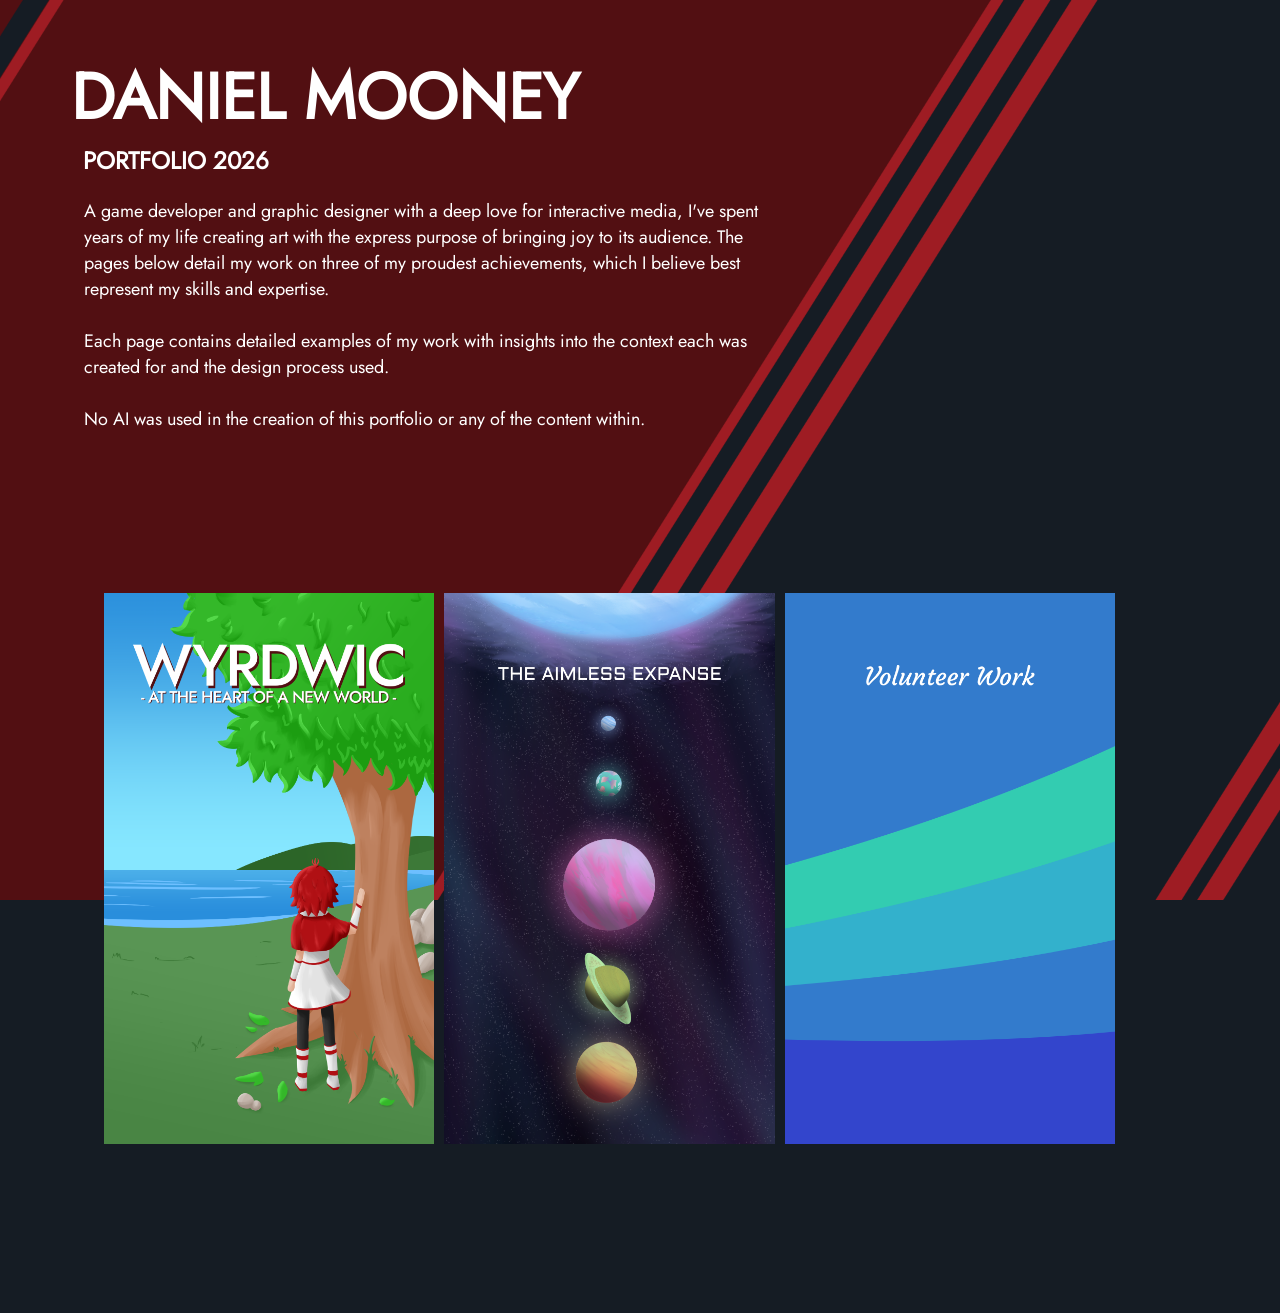
<file: index.html>
<!DOCTYPE html>
<html lang="en">
<head>
    <meta charset="UTF-8">
    <meta name="viewport" content="width=device-width, initial-scale=1.0">
    <title>Daniel Mooney Portfolio</title>
    <link rel="icon" type="image/x-icon" href="wyrdwic/wyrdwicicon.jpg">
    <link rel="stylesheet" href="styles.css">
</head>
<body>
    <div id="header">
        <h1>DANIEL MOONEY</h1>
        <h2>PORTFOLIO 2026</h2>
        <p>
            A game developer and graphic designer with a deep love for interactive media, I've spent years of my life creating art with the express purpose of bringing joy to its audience. The pages below detail my work on three of my proudest achievements, which I believe best represent my skills and expertise. 
            <br><br>
            Each page contains detailed examples of my work with insights into the context each was created for and the design process used.
            <br><br>
            No AI was used in the creation of this portfolio or any of the content within.
            <br>
        </p>
    </div>
    <div id="main">
        <div class="mainFlex">
            <div class="coverArt" id="wyrdwicCover">
                <a href="wyrdwic.html">
                    <div class="coverOverlay"></div>
                </a>
            </div>
            <div class="coverArt" id="aimlessCover">
                <a href="aimless.html">
                    <div class="coverOverlay"></div>
                </a>
            </div>
            <div class="coverArt" id="otherCover">
                <a href="other.html">
                    <div class="coverOverlay"></div>
                </a>
            </div>
        </div>
    </div>
</body>
</html>
</file>
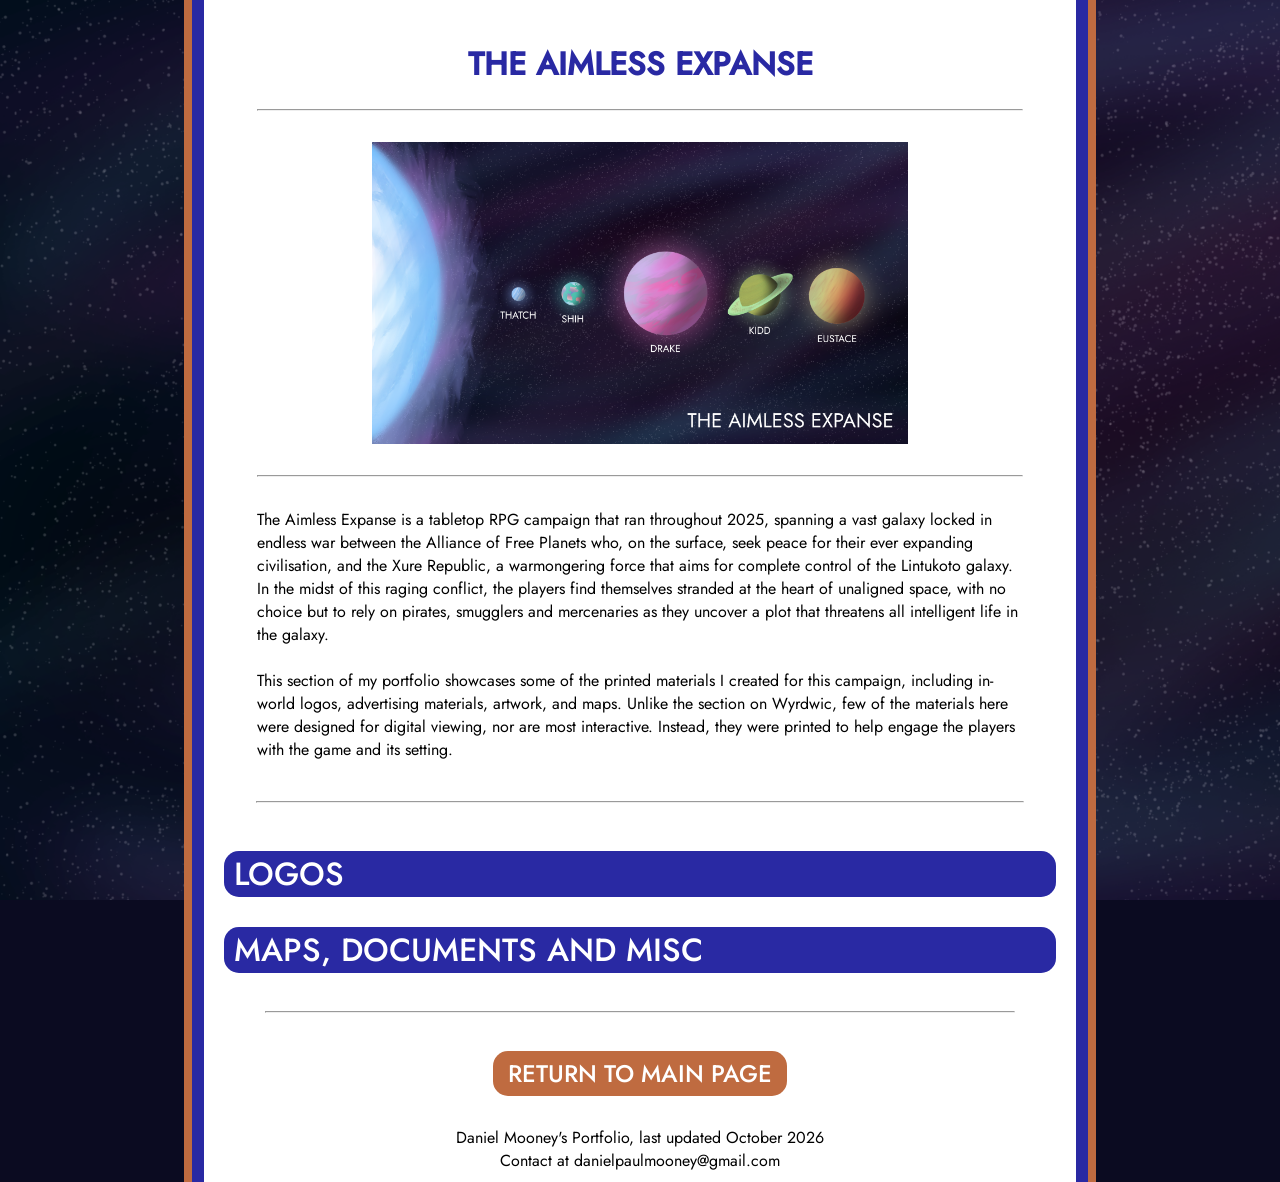
<file: aimless.html>
<!DOCTYPE html>
<html lang="en">
<head>
    <meta charset="UTF-8">
    <meta name="viewport" content="width=device-width, initial-scale=1.0">
    <title>Daniel Mooney Portfolio - The Aimless Expanse</title>
    <link rel="icon" type="image/x-icon" href="logos/alliance.png">
    <link rel="stylesheet" href="aimlessStyle.css">
</head>
<body>
    <!--#0B0B21 #1A1A62 #BF6B40 #2929A3 #5C5CD6 #CC8966-->
    <div id="bgFull">
        <div id="main">
            <div id="header">
                <div>
                    <h1 style="color: #2929A3; text-align: center;">THE AIMLESS EXPANSE</h1><hr><br>
                <img src="backgroundart/Aimless Expanse Map.png" alt="A simple solar system model of the Aimless Expanse" id="boxArt"></img><br><hr><br>
                    The Aimless Expanse is a tabletop RPG campaign that ran throughout 2025, spanning a vast galaxy locked in endless war between the Alliance of Free Planets who, on the surface, seek peace for their ever expanding civilisation, and the Xure Republic, a warmongering force that aims for complete control of the Lintukoto galaxy. In the midst of this raging conflict, the players find themselves stranded at the heart of unaligned space, with no choice but to rely on pirates, smugglers and mercenaries as they uncover a plot that threatens all intelligent life in the galaxy.
                    <br><br>
                    This section of my portfolio showcases some of the printed materials I created for this campaign, including in-world logos, advertising materials, artwork, and maps. Unlike the section on Wyrdwic, few of the materials here were designed for digital viewing, nor are most interactive. Instead, they were printed to help engage the players with the game and its setting.
                </div>
            </div>
                <hr style="width: 90%; margin-top: 0px;">
            <div id="content">
                <!-- LOGO DETAILS SECTION -->
                <details>
                    <summary class="collapseSection">&nbsp;LOGOS</summary>
                    <div class="summaryContent">
                        <h2 style="text-align: center;">FACTIONS</h2>
                        <p> There are countless factions at play in this campaign's setting, and so only a select few were given logos to help give the players a better idea of their identity. The second paragraph beside each details the design philosophy involved in its creation if you'd rather skip over any flavour text.</p>
                        
                        <br>
                        <h2 style="text-align: center;">THE ALLIANCE OF FREE PLANETS</h2>
                        <div class="columns"><img class="logo" src="logos/alliance.png" alt="Logo of the Alliance of Free Planets">
                            <p> The Alliance of Free Planets has undeniably become the most prevalent civilisation in the Lintukoto galaxy, and despite unending war, most under its rule live safe and comfortable lives.
                                <br><br>
                                In the campaign's world, the Alliance's logo is a representation of the planet Zaa, the place of its founding. From our outside perspective, the ringed planet is an iconic sci-fi staple, and in this case the rounded shapes and bright colours helps to give the faction's logo an inviting vibe. It's a simple symbol with an identifiable silhouette that can easily be further simplified if need be. The colours here are used regularly across material that's associated with the faction (including this page itself), and so complimentary blues and oranges were an easy and versatile choice for that purpose.
                        </p></div>

                        <br>
                        <h2 style="text-align: center;">THE XURE REPUBLIC</h2>
                        <div class="columns">
                            <img class="logo mobileShow" src="logos/xurexfaction.png" alt="Logo of the Xure Republic">
                            <p> The mortal enemy of the Alliance of Free Planets, the Xure Republic are a warlike people to whom luxury is a foreign concept. A vast majority of the Xuran population are Xurex, tree-like beings biologically modified into two castes - warriors and engineers, each created to be near perfect at their trade. Despite their civilisation's general distaste towards the peaceful way of life seen across the Alliance, many Xurans find relief in artistic pursuits, resulting in many of the advanced ships and structures their people have become known for.
                                <br><br>
                                The symbol of the Xuran people is a bilaterally symmetrical geometric flower, reflecting both their plantlike origins and the strict patterns used to create each individual in their society, coloured a deep red to help convey to the players the danger that this faction can pose.
                            </p>
                            <img class="logo mobileHide" src="logos/xurexfaction.png" alt="Logo of the Xure Republic">
                        </div>

                        <br>
                        <h2 style="text-align: center;">THE SOVAT TECHNOCRACY</h2>
                        <div class="columns"><img class="logo" src="logos/sovat.png" alt="Logo of the Sovat Technocracy">
                            <p> Contrary to the name, it's commonly known fact that the Sovat Technocracy is a theological autocracy operating under an artificial overlord of their own creation - the great Sovat, a mechanical being said to contain the spirit of their deity. Little is known about life in the technocracy ever since it was sealed off to the outside world 60 years prior to the beginning of the campaign.
                                <br><br>
                                Where the Alliance uses rounded shapes to create a welcoming feel, the Sovat Technocracy's logo turns that on its head, most of its round edges ending in sharp points, its dark colours invoking an air of mystery and unease. The concentric circles reflect the beliefs of the faction, that all centres on their mechanical deity, while the sharp and uninviting points quickly and clearly convey to players that members of this faction are not going to be friendly, nor are they to be taken lightly.
                        </p></div>

                        <h2 style="text-align: center;">SHIP MANUFACTURERS</h2>
                        <p> As spaceships and their construction played a core part in the campaign, each of the galaxy's ship manufacturers was given a logo to help the players keep track of each one, along with the factions most often associated with them. Below are all of these logos, each accompanied by a short overview. The second paragraph beside each logo goes into the design philosophy behind its creation if you'd rather skip over any flavour text.</p>
                        
                        <br>
                        <h2 style="text-align: center;">TEUTA MECHWORKS</h2>
                        <div class="columns">
                            <img class="logo mobileShow" src="logos/teuta.png" alt="Teuta Mechworks Logo">
                            <p> A pirate owned business, Teuta ships are a rarity in civilised space, yet their low maintenance and high offensive potential make their wares a well sought after commodity for mercenaries, no matter the side of the law they call home. Most Teuta ships are smaller than their competitors, with a select few even designed to operate with only a single pilot, but what they lack in hull they more than make up for in firepower.
                                <br><br>
                                Teuta Mechworks' simple logo is made up of three core pieces - the spear emphasising the company's focus on firepower, the anchor and helm representing their close ties to the galaxy's pirates, and the "T" in the spear's handle a not so subtle reminder of their name. These aspects alone are enough to help players quickly identify the company in the wild, as well as the dangers those that use their products might pose.
                            </p>
                            <img class="logo mobileHide" src="logos/teuta.png" alt="Teuta Mechworks Logo">
                        </div>
                        
                        <br>
                        <h2 style="text-align: center;">RM SHIPWORKS</h2>
                        <div class="columns"><img class="logo" src="logos/rm.png" alt="RM Shipworks Logo">
                            <p> Thousands of years in the future, the understanding of our modern human culture is vague, limited and often misinterpreted. To honour humanity, the only alien race to come to Lintukoto from another galaxy, the Alliance of Free Planets named Real Madrid Shipworks after the 21st century's most famous army. Their ships and parts are generally middle of the road - unremarkable, yet reliable - and make up a vast majority of the Alliance's naval fleet.
                                <br><br>
                                Playing on the idea that the Alliance has a misguided reverence towards ancient humanity, this company uses a logo heavily inspired by the Real Madrid football team's own, replacing its "FC" with "SW" for "Shipworks", and takes the same orange colouring as the Alliance's logo to easily show players that they act as the faction's primary supplier of ships and ship parts.
                        </p></div>

                        <br>
                        <h2 style="text-align: center;">BEETLE</h2>
                        <div class="columns">
                            <img class="logo mobileShow" src="logos/beetle.png" alt="Beetle Logo">
                            <p> Appreciating the similarities of the insect life on the planets they did trade with early in life, the creator of the Beetle branded starships built the first few as a hobby. At first, they were ridiculed for the relative lack of standard combat features compared to their competitors, but over time the company's focus on comfort and safety grew on the galaxy's wealthy few.
                                <br><br>
                                The beetle's simple round shell is intended to be a symbol of structure and stability, and the ships and parts they sell reflect that.
                            </p>
                            <img class="logo mobileHide" src="logos/beetle.png" alt="Beetle Logo">
                        </div>

                        <br>
                        <h2 style="text-align: center;">GRONLUND CAPITAL MANUFACTORY</h2>
                        <div class="columns"><img class="logo" src="logos/gronlund.png" alt="Gronlund Capital Manufactory Logo">
                            <p> When the Gronlund Principality seceded from the Alliance of Free Planets, they also gave up the wealth of knowledge and expertise the civilised galaxy had to offer. The Gronlund Capital Manufactory is their attempt to mitigate that loss, though with so few skilled mechanics, their only strength is the vast amount of supplies at their disposal. The resulting parts aren't particularly effective, but they're certainly cheap.
                                <br><br>
                                Where the other manufacturers' logos are designed to be reminiscent of real world car brands, Gronlund's logo is simple, a plain grey rectangle with a monogram beside the company's full name. The goal of this logo is to convey to players that the Gronlund Manufactory was not made to sell ships to a galactic market, and thus is entirely function over form. The ships are most often associated with the Gronlund Principality, with a quantity over quality approach to warfare.
                        </p></div>

                        <br>
                        <h2 style="text-align: center;">THE XUREX GREENHOUSES</h2>
                        <div class="columns">
                            <img class="logo mobileShow" src="logos/xurex.png" alt="Xurex Greenhouses Logo">
                            <p> Unlike the galaxy's other manufacturers, Xuran ships are produced in what they call "greenhouses". A fitting name, given their ships are mostly biological, but given these greenhouses produce necessary mechanical parts as well, it wouldn't be unfair to compare them to factories elsewhere. Xuran ships are among the most formidable in the galaxy, capable of learning and adapting over time to the point where even a new crew could have no trouble fending off foes with decades of experience and an inferior vessel.
                                <br><br>
                                The logo of the Xurex Greenhouses is an extension of the Xuran faction's own, seen in the "factions" section above. Like many other branches of their military, the logo takes the floral structure of its base design, only changing the colours of the petals depending on the branch involved. Given the similarity in design inherent to this philosophy, confusion would be unavoidable if players were forced to interact with too many of its iterations. Thankfully this and the base design are the only ones in common use outside of Xuran space.
                            </p>
                            <img class="logo mobileHide" src="logos/xurex.png" alt="Xurex Greenhouses Logo">
                        </div>
                        
                    </div>
                </details>
                <!-- ARTWORK DETAILS SECTION -->
                <details>
                    <summary class="collapseSection">&nbsp;MAPS, DOCUMENTS AND MISC</summary>
                    <div class="summaryContent">
                        <h2 style="text-align: center;">THE LINTUKOTO GALAXY</h2>
                        <img src="documents/Lintukoto.png" class="screenshotFull" alt="Map showing each faction's hold on the Lintukoto Galaxy">
                        <div class="columns">
                            <p> <br>Above is the map of the galaxy players were given when navigating the Lintukoto galaxy. Each diamond represents an important solar system, with the colour representing the faction in control of said system. Plenty of other solar systems exist between those shown, but were not directly relevant to the game's story or world. The diamonds with more decoration highlight each faction's home system, while the empty space at the galaxy's centre is the Aimless Expanse, a system whose star interferes with traditional communication and scanning technology, making it an ideal home for those living outside the law.
                        </p></div>
                        <h2 style="text-align: center;">ZENITH CITY</h2>
                        <img src="documents/Zenith Map.png" class="screenshotFull"  alt="Map of the city of Zenith, the most populous pirate settlement">
                        <div class="columns">
                            <p> <br>The most populous city in the Aimless Expanse, Zenith city is the first city the players visit in this campaign, with nothing but a map and a few leads. This map of Zenith is intentionally light on details, instead focusing on districts at large. Ideally, this would split the city into smaller sections that are easier for the players to distinguish from each other, rather than making the city a conglomeration of those small yet vital pieces of world building.
                        </p></div>
                        <h2 style="text-align: center;">JOBS AND BOUNTIES</h2>
                        <div class="columns">
                            <img src="documents/bounties.png" class="screenshot" alt="Page of bounties and their rewards">
                            <img src="documents/jobs.png"  class="screenshot" alt="Teuta Mechworks Logo" alt="Page of local jobs and their rewards">
                        </div>
                        <div class="columns">
                            <p> <br>While exploring Zenith, the players find themselves in need of work - or more accurately, in need of enough money to build a starship and return to the more civilised parts of the galaxy. These simple boards were made with swapping their contents out regularly in mind, so that the players were always aware of their options.
                        </p></div>
                        <h2 style="text-align: center;">THE PRISON SHIP</h2>
                        <img src="documents/prison ship.png" class="screenshotFull" alt="A map of a Sovat Technocracy prison ship">
                        <div class="columns">
                            <p> <br>At the very beginning of the game, the players found themselves on a Sovat Technocracy prison ship, an advanced vessel that they're only able to escape with outside help. Once they reach the bridge, they find this map and are contacted by a group of pirates that want their help to disable the ship so it can be brought back for study. The map tells them where they need to go to disable the ship's engines, where their confiscated equipment is being held, and where the airlock they'll need to use to finally escape is.
                        </p></div>
                        <h2 style="text-align: center;">THE GUIDE TO ALLIANCE CULTURE</h2>
                        <a target="_blank" href="documents/alliance_guide.pdf"><img class="coverArt" src="documents/allianceguide.png" alt="The cover of the Guide to Alliance Culture"></a>
                        <div class="columns">
                            <p> <br>In-world, the Guide to Alliance Culture is a document created by the Alliance of Free Planets, detailing the intelligent alien races that make up the galaxy's clans. It provides insight into the Alliance's identity and position in the galaxy - as much as they'd like to say they're winning the war, their need to separate the clans of the galaxy into classes betrays the anxiety and deception that lies just below the surface. For the campaign's players, the guide acts as a simple and easy visual guide to their options for character creation, but was paired with a much longer document detailing the rules and naming schemes for each race as well. View the entire document by clicking the image above.
                        </p></div>
                        <div class="summaryContent">
                        <h2 style="text-align: center;">3D MODELS</h2>
                        <img src="documents/ships.png" class="screenshotFull" alt="Four 3D Models of simple spaceships">
                        <div class="columns">
                            <p> <br>A selection of four miniature ships were created to be 3D printed and used in tabletop ship to ship combat. For simplicity's sake, only 1 of each medium sized ship was printed, while 4 of the small sized ships were printed. Unique bases were also created that slotted into each ship with arrows dictating their facing when used in game.
                        </p></div>
                    </div>
                </details>
                <hr style="width: 90%">
                    <a href="index.html" class="returnButton">RETURN TO MAIN PAGE</a>
                <p style="margin: auto; text-align: center; ">Daniel Mooney's Portfolio, last updated October 2026
                    <br>
                    Contact at danielpaulmooney@gmail.com
                </p>
            </div>
        </div>
    </div>
</body>
</html>
</file>
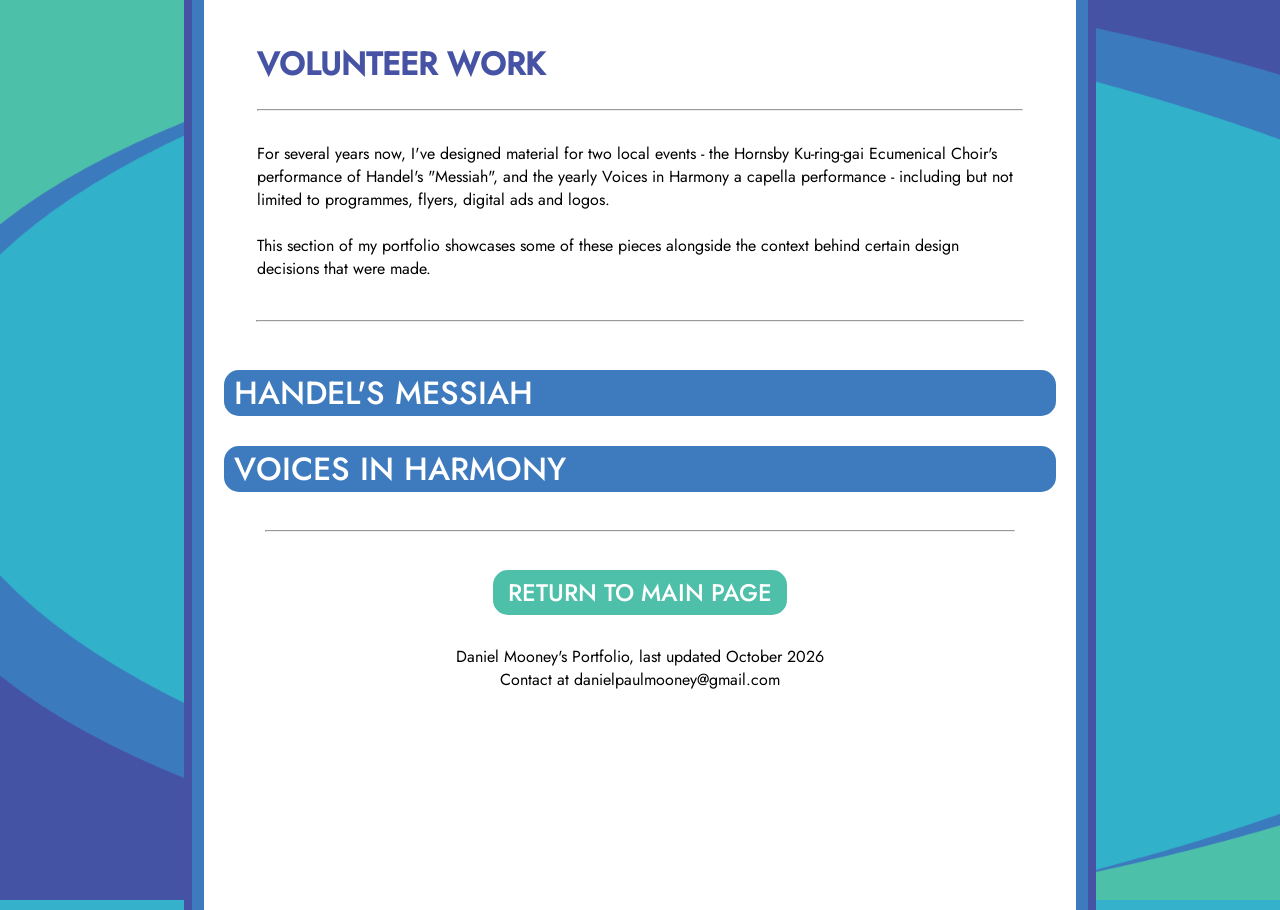
<file: other.html>
<!DOCTYPE html>
<html lang="en">
<head>
    <meta charset="UTF-8">
    <meta name="viewport" content="width=device-width, initial-scale=1.0">
    <title>Daniel Mooney Portfolio - Volunteer Work</title>
    <link rel="icon" type="image/x-icon" href="voices/othericon.png">
    <link rel="stylesheet" href="otherStyle.css">
</head>
<body>
    <!-- BLUES #4EC0AA #35B1CB #3E7ABE #4653A4 #C0E7EF-->
    <div id="bgFull">
        <div id="main">
            <div id="header">
                <div>
                    <h1 style="color: #4653A4; text-align: left;">VOLUNTEER WORK</h1><hr><br>
                    For several years now, I've designed material for two local events - the Hornsby Ku-ring-gai Ecumenical Choir's performance of Handel's "Messiah", and the yearly Voices in Harmony a capella performance - including but not limited to programmes, flyers, digital ads and logos.
                    <br><br>
                    This section of my portfolio showcases some of these pieces alongside the context behind certain design decisions that were made.
                </div>
            </div>
                <hr style="width: 90%; margin-top: 0px;">
            <div id="content">
                <!-- LOGO DETAILS SECTION -->
                <details>
                    <summary class="collapseSection">&nbsp;HANDEL'S MESSIAH</summary>
                    <div class="summaryContent">
                        <h2 style="text-align: center;">PROGRAMME</h2>
                        <p>
                            The Hornsby Ku-ring-gai Ecumenical Choir's performance of Handel's Messiah is a yearly charity event currently held at the Holy Name Church in Wahroonga, with the aim of raising money to fight homelessness in the local area. Since 2009, the event has raised over $73,000.
                            <br><br>
                            In the years leading up to 2025, I volunteered to create the inserts for the performance's programme, which gave more details about the soloists and musicians performing, and in 2025 I was asked to recreate the event's programme so that it could be more easily modified in the future. In the process of recreating the programme, I was tasked with creating two versions, one featuring the red colouring of the older programme, and one blue, which the event decided to use. The newer version is distinct in a few key areas, particularly the clearer and more readable front page, but the main goal of this project was to have an updated version of the document that could be more easily modified in the future, a goal that was without a doubt achieved. Below are the original programme, used until 2024, and the recreation I created, used in 2025 and 2026.
                        </p>
                        <div class="columns"><img class="screenshot" src="messiah/2023-1.png" alt="The original programme for Handel's Messiah"><img class="screenshot" src="messiah/2025-1.png" alt="The new programme for Handel's Messiah"></div>
                        <br>

                        <h2 style="text-align: center;">LOGO</h2>
                        <p>
                            Alongside the new programme, I created a new logo that could be used across the event's various advertising materials. Using the original logo as a base, I aimed to simplify its shape while maintaining its established identity. I also sought to build on its ties to the event itself, replacing the musical notes featured with those from the first bar of Handel's "Hallelujah", one of the most well known songs included in the performance. Below are the old and new logos side by side.
                        </p>
                        <div class="columns" style="width: 80%;"><img class="screenshot" src="messiah/Logo Original.png" alt="The original logo for Handel's Messiah"><img class="screenshot" src="messiah/Logo Blue.png" alt="The new logo for Handel's Messiah"></div>
                        <br>

                        <h2 style="text-align: center;">FLYERS</h2>
                        <p>
                            The logo, as well as various other materials created for the programme, were also used in a collection of flyers used to advertise the event. Below are two such flyers, one A3 and the other DL sized.
                        </p>
                        <div class="columns""><img class="screenshotFull" src="messiah/bothflyers.png" alt="Two flyers for Handel's Messiah, one A3 and the other DL"></div>
                    </div>
                </details>
                <!-- ARTWORK DETAILS SECTION -->
                <details>
                    <summary class="collapseSection">&nbsp;VOICES IN HARMONY</summary>
                    <div class="summaryContent">
                        <h2 style="text-align: center;">ADVERTISING MATERIAL</h2>
                        <p>
                            Since 2019, I've created various works for Voices in Harmony, a yearly a capella event at Club Berowra hosted by Voices from the Waters, a local choir. Below are a few pieces of advertising material from 2024's event, as well as an ad shown on the club's website in the lead up to the 2025 event. The colours and theming were inspired by Voices from the Waters' own, using colours and shapes reminiscent of flowing water to cement a solid theme that could be used across all the event's materials.
                        </p>
                        <div class="columns"><img class="screenshotFull" src="voices/voices ads.png" alt="A collection of advertisements for Voices in Harmony"></div>
                        <br>
                        
                        <h2 style="text-align: center;">PROGRAMME</h2>
                        <p>
                            In addition to advertising material, I also created the event's programme, printed on a single double sided piece of A4 paper. The event's programme from 2026 is shown below.
                        </p>
                        <div class="columns"><img class="screenshot" src="voices/booklet2026.png" alt="The front of the programme"><img class="screenshot" src="voices/booklet2026 2.png" alt="The rear of the programme"></div>
                        <br>

                        <h2 style="text-align: center;">OTHER MATERIAL</h2>
                        <p>
                            Finally, I also designed stands for each choir's table, and wine labels featuring the choir's name and the year of the event to be presented to each as thanks for their participation. In cases where choirs participated in multiple years, care was taken so each label was visually distinct from the one before it.
                        </p>
                        <div class="columns"><img class="screenshotFull" src="voices/voices labels.png" alt="A collection of labels created for Voices in Harmony"></div>
                    </div>
                </details>
                <hr style="width: 90%">
                    <a href="index.html" class="returnButton">RETURN TO MAIN PAGE</a>
                <p style="margin: auto; text-align: center; ">Daniel Mooney's Portfolio, last updated October 2026
                    <br>
                    Contact at danielpaulmooney@gmail.com
                </p>
            </div>
        </div>
    </div>
</body>
</html>
</file>
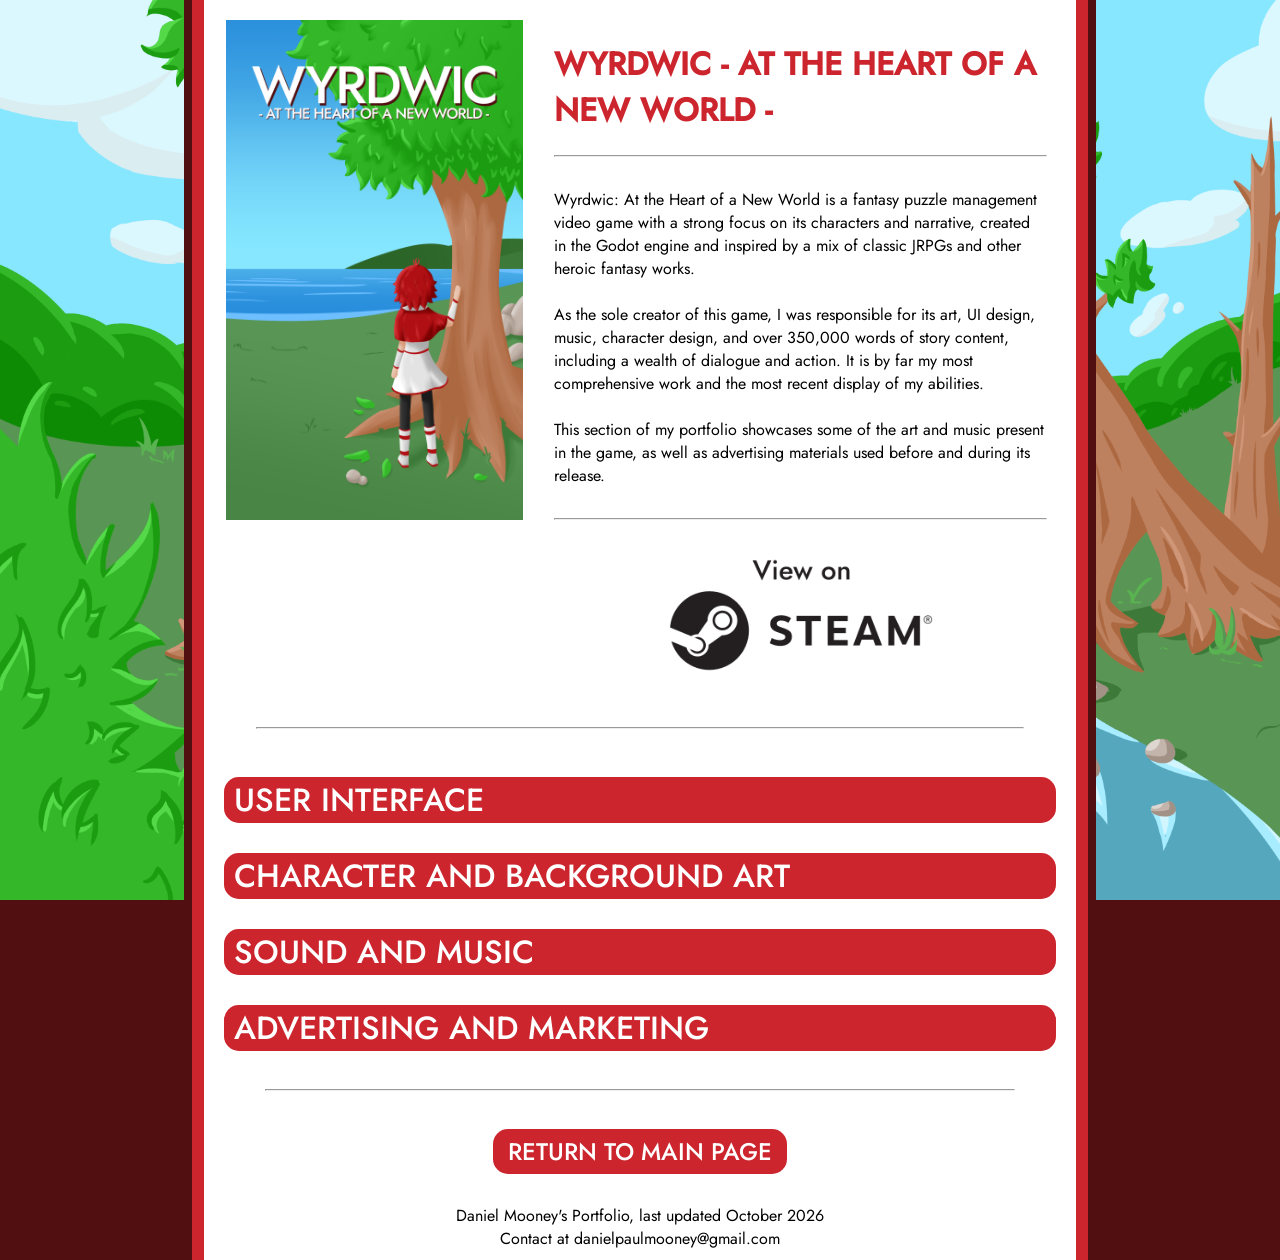
<file: wyrdwic.html>
<!DOCTYPE html>
<html lang="en">
<head>
    <meta charset="UTF-8">
    <meta name="viewport" content="width=device-width, initial-scale=1.0">
    <title>Daniel Mooney Portfolio - Wyrdwic</title>
    <link rel="icon" type="image/x-icon" href="wyrdwic/wyrdwicicon.jpg">
    <link rel="stylesheet" href="wyrdwicStyle.css">
</head>
<body>
    <div id="bgFull">
        <div id="main">
            <div id="header">
                <img src="wyrdwiccover.png" alt="Cover art of Wyrdwic: At the Heart of a New World" id="boxArt"></img>
                <div>
                    <h1 style="color: #CC252D;">WYRDWIC - AT THE HEART OF A NEW WORLD -</h1><hr><br>
                    Wyrdwic: At the Heart of a New World is a fantasy puzzle management video game with a strong focus on its characters and narrative, created in the Godot engine and inspired by a mix of classic JRPGs and other heroic fantasy works.<br><br>
                    As the sole creator of this game, I was responsible for its art, UI design, music, character design, and over 350,000 words of story content, including a wealth of dialogue and action. It is by far my most comprehensive work and the most recent display of my abilities.<br><br>
                    This section of my portfolio showcases some of the art and music present in the game, as well as advertising materials used before and during its release.
                    <br><br><hr><br>
                        <div class="columns">
                            <div class="columns"><a target="_blank" href="https://store.steampowered.com/app/4976260/Wyrdwic_At_the_Heart_of_a_New_World/"><img id="steamLink" src="steamlink.png" alt="Steam Store Page Link"></a></div>
                        </div>
                </div>
            </div>
                <hr style="width: 90%">
            <div id="content">
                <!-- USER INTERFACE DETAILS SECTION -->
                <details>
                    <summary class="collapseSection">&nbsp;USER INTERFACE</summary>
                    <div class="summaryContent">
                        <p> Wyrdwic is a 2D game with a focus on managing the protagonist's guild through menus rather than direct character control or movement. When the player launches the game, they're brought to the "Load" menu (shown on the left), where they can choose from up to three save files. Once a file is loaded, the player is brought to the main menu (shown on the right), where they can start the next week or view unlocked conversations and guardians.</p>
                        <div class="columns"><img class="screenshot" src="screenshots/load1.gif" alt="Animation of the Load Screen opening"><img class="screenshot" src="screenshots/main1.png" alt="Screenshot of Wyrdwic's main menu, shown at the start of each ingame week"></div>
                        
                        <h2>QUEST SELECTION</h2>
                        <p> At the core of Wyrdwic's gameplay is its quest system. In the Weekly Quests menu, the player selects which requests their guild will attempt to complete at the start of each in-game week. Each request has a short letter accompanying it, sent by a character in world, followed by a series of icons that tell the player all they need to know about the selected request. In the example below, the quest's page has icons for the Food and Wealth resources, and an indicator that shows the quest requires the guild to send at least one character to complete it. Hovering the mouse over each of these icons shows a short description of its meaning.
                            <br><br>
                            When the player accepts the request, the screen shifts to the right, where they can choose which characters from their guild they wish to send to complete the request. Hovering over each character lists the skills they have, allowing the player to decide who is best suited to completing the given task. Once enough characters have been selected, the "begin" button activates, queuing the quest for completion later in the week and returning the player to the initial screen to continue allocating their characters to the given requests.
                        </p>
                        <img class="screenshotFull" src="screenshots/4.png" alt="Screenshot of Wyrdwic's character selection menu">
                        <br>
                        <div class="columns"><img class="screenshot" src="screenshots/quest1.gif" alt="Animation of the Quest Selection menu"><img class="screenshot" src="screenshots/7.png" alt="Screenshot of the Quest Selection Menu"></div>
                        
                        <h2>QUEST COMPLETION</h2>
                        <p> Once all requests have been accepted or refused, the game proceeds to the next menu, where the player must choose the actions that their guild members take while completing the given requests. Most of these actions require specific skills, and may result in the request's failure if the player chooses the wrong character to act them out. While a character is selected, choices that will be successful are coloured with a bright red while those that will fail are coloured a navy blue.
                            <br><br>
                            Each request has a short section describing the events that are taking place, as well as the effects the player's choices are having on the game's world. As the story progresses, the choices the player makes during these requests can have a significant affect on the world, influencing the protagonist on the course of their journey.
                        </p>
                        <div class="columns"><img class="screenshot" src="screenshots/questevent.png" alt="Screenshot of the quest resolution screen, featuring only valid choices"><img class="screenshot" src="screenshots/questevent2.png" alt="Screenshot of the quest resolution screen, featuring two invalid choices"></div>
                        
                        <h2>EVENTS</h2>
                        <p> The story of Wyrdwic is mostly told through dialogue heavy events at the end of each week of quests, in which player interaction is limited. Clicking the mouse either progresses the dialogue to the next line or activates one of the buttons at the bottom of the screen, or any that appear during narrative choices. The mouse location also moves the foreground and background independently of eachother, creating a parallax effect. This has no direct gameplay effect, but makes this menu, which is less interactive than most in the game, feel more responsive to the player's input.
                            <br><br>
                            As for the buttons at the bottom of the screen, "SETTINGS" takes the player to the pause menu (which can also be accessed by pressing the ESC key), "HIDE" removes the text box from the bottom of the screen, the "RECORD" button takes the player to a menu where they can see all dialogue that has been displayed since the game was opened in case they missed anything, and the "INDEX" button takes them to a menu where they can view short descriptions of places, characters and concepts in the world in case they've been forgotten.
                        </p>
                        <div class="columns"><img class="screenshot" src="screenshots/convo.png" alt="Screenshot of an ingame dialogue event"><img class="screenshot" src="screenshots/choice_day.png" alt="Screenshot of choices presented during a dialogue event"></div>
                        
                        <h2>PAUSE</h2>
                        <p> The pause menu, accessed with the ESC key, allows the player to change their settings, view current objectives and past tutorials, access the "RECORD" and "INDEX" menus from the event section from anywhere in the game, and return to the main menu where they can load different save files.
                        </p>
                        <div class="columns"><img class="screenshot" src="screenshots/pause1.png" alt="Screenshot of the Pause Menu"><img class="screenshot" src="screenshots/pause2.png" alt="Screenshot of the settings menu"></div>
                        
                        <h2>OTHERS</h2>
                        <p> While these are the primary menus that the player interacts with while playing Wyrdwic, there are a collection of other menus included in the game. For instance, the "Favours" menu (shown on the left), where the player can use the resources they've gathered to call on other characters in the world for help, and the "Conversations" menu (on the right), where the player can view optional dialogue scenes that show character interactions that don't have a direct impact on the main story.
                        </p>
                        <div class="columns"><img class="screenshot" src="screenshots/favours.png" alt="Screenshot of the Favours menu"><img class="screenshot" src="screenshots/convomenu.png" alt="Screenshot of the Conversations menu"></div>
                        
                        <h2>CONTROLLER SUPPORT</h2>
                        <p> Though the game was originally designed with a mouse in mind, it does include full support for xbox, playstation and nintendo switch controllers, complete with button icons in all the previously shown menus that are only visible while a controller is in active use. In addition, some menus, such as the one shown on the right below, display controller specific tooltips to make up for the fact that the player can't hover over individual elements on the screen.
                        </p>
                        <div class="columns"><img class="screenshot" src="screenshots/controller1.png" alt="Screenshot of the quest selection screen, featuring controller icons on buttons"><img class="screenshot" src="screenshots/controller2.png" alt="Screenshot of the character selection screen, featuring controller icons on buttons"></div>
                    </div>
                </details>
                <!-- ARTWORK DETAILS SECTION -->
                <details>
                    <summary class="collapseSection">&nbsp;CHARACTER AND BACKGROUND ART</summary>
                    <div class="summaryContent">
                        <h2>CHARACTERS</h2>
                        <p> As the puzzle pieces the player needs to utilise in order to progress through the game's countless quests, the characters are undeniably one of the most important parts of Wyrdwic, each with their own unique personality, appearance, set of skills, and story that reveals itself over the course of the game. 32 of Wyrdwic's characters were given a physical appearance, complete with a handful of visible emotions and a unique colour palette and silhouette so that each could be identified at a glance. Below are just a few of the members of the cast, starting with Aefre, the protagonist of this story.
                        </p>
                        <div class="columns mobileShow" style="margin: auto; gap: 0px;"><img class="screenshot" src="characterart/characters 1.png" alt="Character art of Aefre, Sael and Crown"><img class="screenshot" src="characterart/characters 2.png" alt="Character art of Rose, Eivan and Kedric"></div>
                        
                        <img class="screenshotFull mobileHide" src="characterart/charactersFull.png" alt="Character art of Aefre, Sael, Crown, Rose, Eivan and Kedric">
                        <h2>PORTRAITS</h2>
                        <p> On top of their full character art, which is used in dialogue scenes, all playable characters have a small portrait image used in their button in the quest selection menu (see user interface above). These buttons use the character's unique colours when selected, and change to show icons for the associated character's skills while hovered with the mouse. Below are a few examples of these images, unselected on the left and a mix of all three states on the right.
                        </p><br>
                        <div class="columns"><img class="screenshot" src="characterart/box1.png" alt="Character selection portraits, all unselected">    <img class="screenshot" src="characterart/box2.png" alt="Character selection portraits, each in varying states of selection">   </div>
                        <p> In addition, below are all skill icons. The intention is for each to be visually distinct enough to remember at a glance, but hovering over each in game gives a short description of its meaning regardless.</p>
                        <div class="columns"><img class="screenshot" src="characterart/abilities.png" alt="Icons for the 14 abilities available in the game"></div>

                        <h2>BACKGROUNDS</h2>
                        <p> Of course, Wyrdwic's world is just as important as its characters, the international politics and regional specialities playing a central role in the game's story. Each of the locales the player experiences throughout their journey has its own pieces of background art that help ground the events of the story and set its tone. Below are just a few examples of the 44 backgrounds included in Wyrdwic, from the city of Halfwen and its surrounding forest to the marshes by the southern coast.
                        </p><br>
                        <div class="columns" style="gap:5px;"><img class="backgroundArt" src="backgroundart/halfwen.png" alt="Halfwen Streets">   <img class="backgroundArt" src="backgroundart/forest.png" alt="The Forest of Helm">   <img class="backgroundArt" src="backgroundart/tavern.png" alt="The Glass Half Full"></div>
                        <br>
                        <div class="columns" style="gap:5px;"><img class="backgroundArt" src="backgroundart/marsh.png" alt="The Roc Marsh">   <img class="backgroundArt" src="backgroundart/mountains.png" alt="The Cursed Mountains">   <img class="backgroundArt" src="backgroundart/halentree_night.png" alt="A Halen Tree"></div>
                        <br>
                        <div class="columns" style="gap:5px;"><img class="backgroundArt" src="backgroundart/tradingcompany.png" alt="The Pantheon Trading Company">   <img class="backgroundArt" src="backgroundart/senmeremeeting.png" alt="Senmere Town Hall's Meeting Room">   <img class="backgroundArt" src="backgroundart/mihtrodor_night.png" alt="The streets of Mihtrodor"></div>
                        
                        <h2>ACHIEVEMENTS</h2>
                        <p> A late addition to the game, achievements were included in Wyrdwic's steam release as a way for players to track missable content. Of the 34 achievements in the game, 5 are unavoidable in the course of completing the story, 6 are given for the game's various endings, 12 are given for actions the player can take throughout the story that have a notable affect on Wyrdwic's world, and 6 are given for completing various characters' individual story paths. The remaining 5 achievements are granted for completing challenges in gameplay that have little direct impact on the story. Below are a selection of the colourful icons created for these achievements.
                        </p>
                        <div class="columns"><img class="screenshot" src="backgroundart/achievements.png" alt="A selection of achievement icons"></div>
                    </div>
                </details>
                <!-- MUSIC DETAILS SECTION -->
                <details>
                    <summary class="collapseSection">&nbsp;SOUND AND MUSIC</summary>
                    <div class="summaryContent">
                        <h2>MUSIC</h2>
                        <p> The 23 musical tracks included in Wyrdwic were created in Cakewalk Sonar using open source instruments included in "VSCO 2 Community Edition" by Versilian Studios. Each is designed as a 30 second to 1 minute long loop that seamlessly repeats until the track changes. Because of the short duration of these looping tracks, the background music changes regularly during events, and often is replaced with silence where applicable in an attempt to ensure it never feels too repetitive. Below are a few examples of the music included in the game:
                        </p>
                        <div class="columns">
                            <audio controls>
                                <source src="music/Under the Morning Sun.wav" type="audio/wav">
                            </audio>
                            <audio controls>
                                <source src="music/March of the Pinbear.wav" type="audio/wav">
                            </audio>
                            <audio controls>
                                <source src="music/The Dullahan Watches.wav" type="audio/wav">
                            </audio>
                            <audio controls>
                                <source src="music/As Chaos Falls.wav" type="audio/wav">
                            </audio>
                        </div>
                        <p> The entire soundtrack will soon be available on <a href="https://www.youtube.com/@Wyrdwicgame">Wyrdwic's Youtube channel</a>.
                        </p>
                        <h2>SOUND EFFECTS</h2>
                        <p> As a menu heavy game, there's little in the way of diagetic SFX in Wyrdwic, though to help menus feel responsive and engaging, almost all interactive elements were given sounds that play when used. In addition, scrolling text in dialogue scenes play a short repeating note while the text is being revealed, analogous to speech, with a repeating click for non-spoken text (such as descriptions or internal thoughts) and the repeating chime of a triangle for spoken text. These sound effects were made using the same instrument library as above, usually by modifying the sound of percussion instruments to fit each use case.
                        </p>
                        <div class="columns">
                            <audio controls>
                                <source src="music/button_click.wav" type="audio/wav">
                            </audio>
                            <audio controls>
                                <source src="music/button_ping.wav" type="audio/wav">
                            </audio>
                            <audio controls>
                                <source src="music/button_ping2.wav" type="audio/wav">
                            </audio>
                            <audio controls>
                                <source src="music/page_swipe.wav" type="audio/wav">
                            </audio>
                        </div>
                    </div>
                </details>
                <!-- ADVERTISING AND MARKETING -->
                <details>
                    <summary class="collapseSection">&nbsp;ADVERTISING AND MARKETING</summary>
                    <div class="summaryContent">
                        <h2>STEAM STORE MATERIALS</h2>
                        <p> For the sake of consistency, most of Wyrdwic's public Steam presence used various versions of the game's cover art, seen on the left below. Since this cover art was heavily inspired by the "forest" background within the game, that background was used as the store page's background as well. In a few places, namely in the header of a user's library page, the throneroom background was used instead, as it helps set the tone for the game's intro sequence.
                        </p>
                        <div class="columns"><img class="screenshot" src="screenshots/storeart.png" alt="A collection of artwork used on Wyrdwic's steam store page"><img class="screenshot" src="screenshots/storepage.png" alt="A screenshot of Wyrdwic's steam store page"></div>
                        
                        <h2>TRAILERS AND SHORTS</h2>
                        <p> In the weeks leading up to Wyrdwic's release, I created a trailer that details its gameplay as well as a number of YouTube Shorts to help advertise the game. These videos are available to view on <a href="https://www.youtube.com/@Wyrdwicgame">Wyrdwic's Youtube channel</a>.
                        </p>
                    </div>
                </details>
                <hr style="width: 90%">
                    <a href="index.html" class="returnButton">RETURN TO MAIN PAGE</a>
                <p style="margin: auto; text-align: center; ">Daniel Mooney's Portfolio, last updated October 2026
                    <br>
                    Contact at danielpaulmooney@gmail.com
                </p>
            </div>
        </div>
    </div>
</body>
</html>
</file>
<file: styles.css>
@font-face { font-family: jostRegular;  src: url(Jost-Regular.ttf); }
@font-face { font-family: jostMedium;   src: url(Jost-Medium.ttf);  }

body {
    background-color: #151C24;
    background-image: url(mainbg.png);
    background-size: 100% 100%;
    background-attachment: fixed;
    height:100%;
    font-family: jostRegular, Arial, Helvetica, sans-serif;
}


#header {
    display: flex;
    width: 90%;
    flex-direction: column;
    color: #ffffff;
    font-size: xx-large;
    text-align: left;
    margin: auto;
}

#header > h1 {
    margin-bottom: 0%;
}
#header > h2 {
    margin-top: 0%;
    font-size: x-large;
    margin-left: 0.5em;
}
#header > p {
    margin-top: 0%;
    font-size: large;
    margin-left: 0.7em;
    width: 60%;
}

#main {
    width: 100%;
    height:100%;
    margin: auto;
}

div.mainFlex {
    display: flex;
    flex-direction: row;
    width: 80%;
    height: 97vh;
    margin-left: 6em;
    gap: 10px 10px;
}

div.coverArt {
    width: 100%;
    margin: auto;
    aspect-ratio: 3 / 5;
    background-size: 100% auto;
}

div.coverOverlay {
    width: 100%;
    height: 100%;
    background-color: #CC252D;
    opacity: 0%;
}

div.coverOverlay:hover {
    animation: hoverCover 0.3s;
    animation-fill-mode: forwards;
}

p {
    margin: auto;
    color: #ffffff;
}

@keyframes hoverCover {
    from {
        opacity: 0%;
    }
    to {
        opacity: 20%;
    }
}

#wyrdwicCover {
    background-image: url(wyrdwiccover.png);
    background-color: #CC252D;
}

#aimlessCover {
    background-image: url(aimlesscover.png);
    background-color: #20142E;
}

#otherCover {
    background-image: url(othercover.png);
    background-color: #337BCC;
}

@media screen and (max-width:1000px) {
    body {
        background-image: url(mainbgMobile.png);
    }
    #main {
        flex-direction: column;
    }
    div.mainFlex {
        flex-direction: column;
        margin: auto;
    }
    #header {
        flex-direction: column;
    }
    #header > p {
        margin-top: 0%;
        font-size: large;
        margin: auto;
        margin-bottom: 30px;
        width: 100%;
    }
    .columns {
        flex-direction: column;
    }
    .screenshot {
        width: 100%;
    }
    #boxArt {
        width: 100%
    }
    #steamLink {
        margin: auto;
    }
    .backgroundArt {
        width: 100%;
    }
    .mobileHide {
        display: none;
    }
    .mobileShow {
        display: flex;
    }
}
</file>
<file: aimlessStyle.css>
@font-face { font-family: jostRegular;  src: url(Jost-Regular.ttf); }
@font-face { font-family: jostMedium;   src: url(Jost-Medium.ttf);  }

/* BLUES #0B0B21 #1A1A62 #2929A3 #5C5CD6 #8585E0*/
/* ORANGES #BF6B40 #CC8966 #D9A68C*/

body {
    background-image: url(backgroundart/aimlessBG.png);
    background-color: #0B0B21;
    background-attachment:fixed;
    background-size: 100% 100%;
    background-size: cover;
    height:100%;
    font-family: jostRegular, Arial, Helvetica, sans-serif;
    margin: auto;
}

h1 {
    font-family: jostMedium, Arial, Helvetica, sans-serif;
}

summary {
    margin: auto;
    background-color: #2929A3;
    border-radius: 15px;
    width: 100%;
    color: #ffffff;
}

details {
    background-color: #DADAF6;
    border-radius: 15px;
}

details summary::marker {
    color: #CC252D;
    font-size: 0em;
}

#bgFull {
    width:70%;
    margin:auto;
    background-color: #2929A3;
    border: 8px;
    border-top: 0px;
    border-bottom: 0px;
    border-style: solid;
    border-color: #BF6B40;
    min-height: 100vh;
}

#main {
    width: 95%;
    margin: auto;
    padding: 10px;
    padding-bottom: 0px;
    margin-top: 0px;
    background-color: #ffffff;
    display: flex;
    flex-direction: column;
    gap: 30px;
    min-height: 100vh;
}

#header {
    margin: auto;
    margin-bottom: 0px;
    width: 90%;
    padding: 10px;
    margin-top: 0px;
    background-color: #ffffff;
    display: flex;
    flex-direction: column;
    gap: 30px;
}

#content {
    padding: 10px;
    margin-top: 0px;
    background-color: #ffffff;
    display: flex;
    flex-direction: column;
    gap: 30px;
    min-height: 100%;
}

.summaryContent {
    margin: auto;
    margin-left: 1%;
    margin-right: 1%;
    margin-bottom: 1%;
}

.columns {
    display: flex;
    flex-direction: row;
    gap: 30px;
    margin: auto;
}

.collapseSection {
    font-size: 2em;
    font-family: jostMedium, Arial, Helvetica, sans-serif;
}

#boxArt {
    display:block;
    width: 70%;
    margin: auto;
    height: auto;
    aspect-ratio: 16/9;
    object-fit: contain;
}


#steamLink {
    object-fit: contain;
    display: block;
    height: auto;
    width: 300px;
}

.logo {
    display: block;
    height: 12vw;
    object-fit: cover;
    aspect-ratio: 1/1;
    margin: auto;
}

.screenshot {
    display: block;
    width: 48%;
    margin: auto;
}
.screenshotFull {
    display: flex; 
    margin: auto; 
    width: 60%;
}

.coverArt {
    display: flex; 
    margin: auto; 
    width: 40%;
}

.backgroundArt {
    display: block;
    width: 100%;
    margin-top: -20px;
}

.returnButton {
    margin: auto;
    text-align: center;
    background-color: #BF6B40;
    color: #ffffff;
    border-radius: 15px;
    padding: 15px;
    padding-top: 5px;
    padding-bottom: 5px;
    text-decoration: none;
    font-family: jostMedium, Arial, Helvetica, sans-serif;
    font-size: 1.5em;
}
.mobileShow {
    display: none;
}

@media screen and (max-width:1000px) {
    #main {
        flex-direction: column;
    }
    #bgFull {
        width: 100%;
        border: 0px;
    }
    .logo {
        display: block;
        margin: auto;
        width: 98%;
        height: auto;
    }
    .columns {
        flex-direction: column;
    }
    .screenshot {
        width: 100%;
    }
    .screenshotFull {
        width: 100%;
    }
    #boxArt {
        width: 100%
    }
    .coverArt {
        width: 100%;
    }
    #steamLink {
        margin: auto;
    }
    .mobileHide {
        display: none;
    }
    .mobileShow {
        display: flex;
    }
}
</file>
<file: otherStyle.css>
@font-face { font-family: jostRegular;  src: url(Jost-Regular.ttf); }
@font-face { font-family: jostMedium;   src: url(Jost-Medium.ttf);  }

/* BLUES #4EC0AA #35B1CB #3E7ABE #4653A4 #C0E7EF*/

body {
    background-image: url(backgroundart/otherBG.png);
    background-color: #35B1CB;
    background-attachment:fixed;
    background-size: 100% 100%;
    background-size: cover;
    height:100%;
    font-family: jostRegular, Arial, Helvetica, sans-serif;
    margin: auto;
}

h1 {
    font-family: jostMedium, Arial, Helvetica, sans-serif;
}

summary {
    margin: auto;
    background-color: #3E7ABE;
    border-radius: 15px;
    width: 100%;
    color: #ffffff;
}

details {
    background-color: #C0E7EF70;
    border-radius: 15px;
}

details summary::marker {
    color: #CC252D;
    font-size: 0em;
}

#bgFull {
    width:70%;
    margin:auto;
    background-color: #3E7ABE;
    border: 8px;
    border-top: 0px;
    border-bottom: 0px;
    border-style: solid;
    border-color: #4653A4;
    min-height: 100vh;
}

#main {
    width: 95%;
    margin: auto;
    padding: 10px;
    padding-bottom: 0px;
    margin-top: 0px;
    background-color: #ffffff;
    display: flex;
    flex-direction: column;
    gap: 30px;
    min-height: 100vh;
}

#header {
    margin: auto;
    margin-bottom: 0px;
    width: 90%;
    padding: 10px;
    margin-top: 0px;
    background-color: #ffffff;
    display: flex;
    flex-direction: column;
    gap: 30px;
}

#content {
    padding: 10px;
    margin-top: 0px;
    background-color: #ffffff;
    display: flex;
    flex-direction: column;
    gap: 30px;
    min-height: 100%;
}

.summaryContent {
    margin: auto;
    margin-left: 1%;
    margin-right: 1%;
    margin-bottom: 1%;
}

.columns {
    display: flex;
    flex-direction: row;
    gap: 30px;
    margin: auto;
}

.collapseSection {
    font-size: 2em;
    font-family: jostMedium, Arial, Helvetica, sans-serif;
}

#boxArt {
    display:block;
    width: 70%;
    margin: auto;
    height: auto;
    aspect-ratio: 16/9;
    object-fit: contain;
}


#steamLink {
    object-fit: contain;
    display: block;
    height: auto;
    width: 300px;
}

.logo {
    display: block;
    height: 12vw;
    object-fit: cover;
    aspect-ratio: 1/1;
    margin: auto;
}

.screenshot {
    display: block;
    width: 48%;
    margin: auto;
}

.screenshotFull {
    display: block;
    margin: auto;
    width: 98%;
}

.characterArt {
    display: block;
    width: 100%;
    margin-top: -20px;
}
.backgroundArt {
    display: block;
    width: 100%;
    margin-top: -20px;
}

.returnButton {
    margin: auto;
    text-align: center;
    background-color: #4EC0AA;
    color: #ffffff;
    border-radius: 15px;
    padding: 15px;
    padding-top: 5px;
    padding-bottom: 5px;
    text-decoration: none;
    font-family: jostMedium, Arial, Helvetica, sans-serif;
    font-size: 1.5em;
}

@media screen and (max-width:1000px) {
    #main {
        flex-direction: column;
    }
    #bgFull {
        width: 100%;
        border: 0px;
    }
    .columns {
        flex-direction: column;
    }
    .screenshot {
        width: 100%;
    }
    #boxArt {
        width: 100%
    }
    #steamLink {
        margin: auto;
    }
}
</file>
<file: wyrdwicStyle.css>
@font-face { font-family: jostRegular;  src: url(Jost-Regular.ttf); }
@font-face { font-family: jostMedium;   src: url(Jost-Medium.ttf);  }

body {
    background-image: url(backgroundart/forest.png);
    background-color: #520F12;
    background-attachment:fixed;
    background-size: 100% 100%;
    background-size: cover;
    height:100%;
    font-family: jostRegular, Arial, Helvetica, sans-serif;
    margin: auto;
}

h1 {
    font-family: jostMedium, Arial, Helvetica, sans-serif;
}

summary {
    margin: auto;
    background-color: #CC252D;
    border-radius: 15px;
    width: 100%;
    color: #ffffff;
}

details {
    background-color: #FFCCCF;
    border-radius: 15px;
}

details summary::marker {
    color: #CC252D;
    font-size: 0em;
}

#bgFull {
    width:70%;
    margin:auto;
    background-color: #CC252D;
    border: 8px;
    border-top: 0px;
    border-bottom: 0px;
    border-style: solid;
    border-color: #520F12;
    min-height: 100vh;
}

#main {
    width: 95%;
    margin: auto;
    padding: 10px;
    padding-bottom: 0px;
    margin-top: 0px;
    background-color: #ffffff;
    display: flex;
    flex-direction: column;
    gap: 30px;
    min-height: 100vh;
}

#header {
    margin: auto;
    margin-right: 1%;
    margin-bottom: 0px;
    padding: 10px;
    margin-top: 0px;
    background-color: #ffffff;
    display: flex;
    flex-direction: row;
    gap: 30px;
}

#content {
    padding: 10px;
    margin-top: 0px;
    background-color: #ffffff;
    display: flex;
    flex-direction: column;
    gap: 30px;
    min-height: 100%;
}

.summaryContent {
    margin: auto;
    margin-left: 1%;
    margin-right: 1%;
    margin-bottom: 1%;
}

.columns {
    display: flex;
    flex-direction: row;
    gap: 10px;
    margin: auto;
}

.collapseSection {
    font-size: 2em;
    font-family: jostMedium, Arial, Helvetica, sans-serif;
}

#boxArt {
    display:block;
    width: auto;
    height: 500px;
    aspect-ratio: 3 / 5;
    object-fit: contain;
}


#steamLink {
    object-fit: contain;
    display: block;
    height: auto;
    width: 300px;
}

.screenshot {
    display: block;
    width: 48%;
    margin: auto;
}
.screenshotFull {
    display: block;
    margin: auto;
    width: 98%;
}
.characterArt {
    display: block;
    width: 15%;
    margin: auto;
    margin-top: -20px;
}
.backgroundArt {
    display: block;
    margin: auto;
    width: 33%;
    margin-top: -20px;
}

.returnButton {
    margin: auto;
    text-align: center;
    background-color: #CC252D;
    color: #ffffff;
    border-radius: 15px;
    padding: 15px;
    padding-top: 5px;
    padding-bottom: 5px;
    text-decoration: none;
    font-family: jostMedium, Arial, Helvetica, sans-serif;
    font-size: 1.5em;
}
.mobileShow {
    display: none;
}

@media screen and (max-width:1000px) {
    #main {
        flex-direction: column;
    }
    #header {
        flex-direction: column;
    }
    #bgFull {
        width: 100%;
        border: 0px;
    }
    .columns {
        flex-direction: column;
    }
    .screenshot {
        width: 100%;
    }
    #boxArt {
        width: 100%
    }
    #steamLink {
        margin: auto;
    }
    .backgroundArt {
        width: 100%;
    }
    .mobileHide {
        display: none;
    }
    .mobileShow {
        display: flex;
    }
}
</file>
